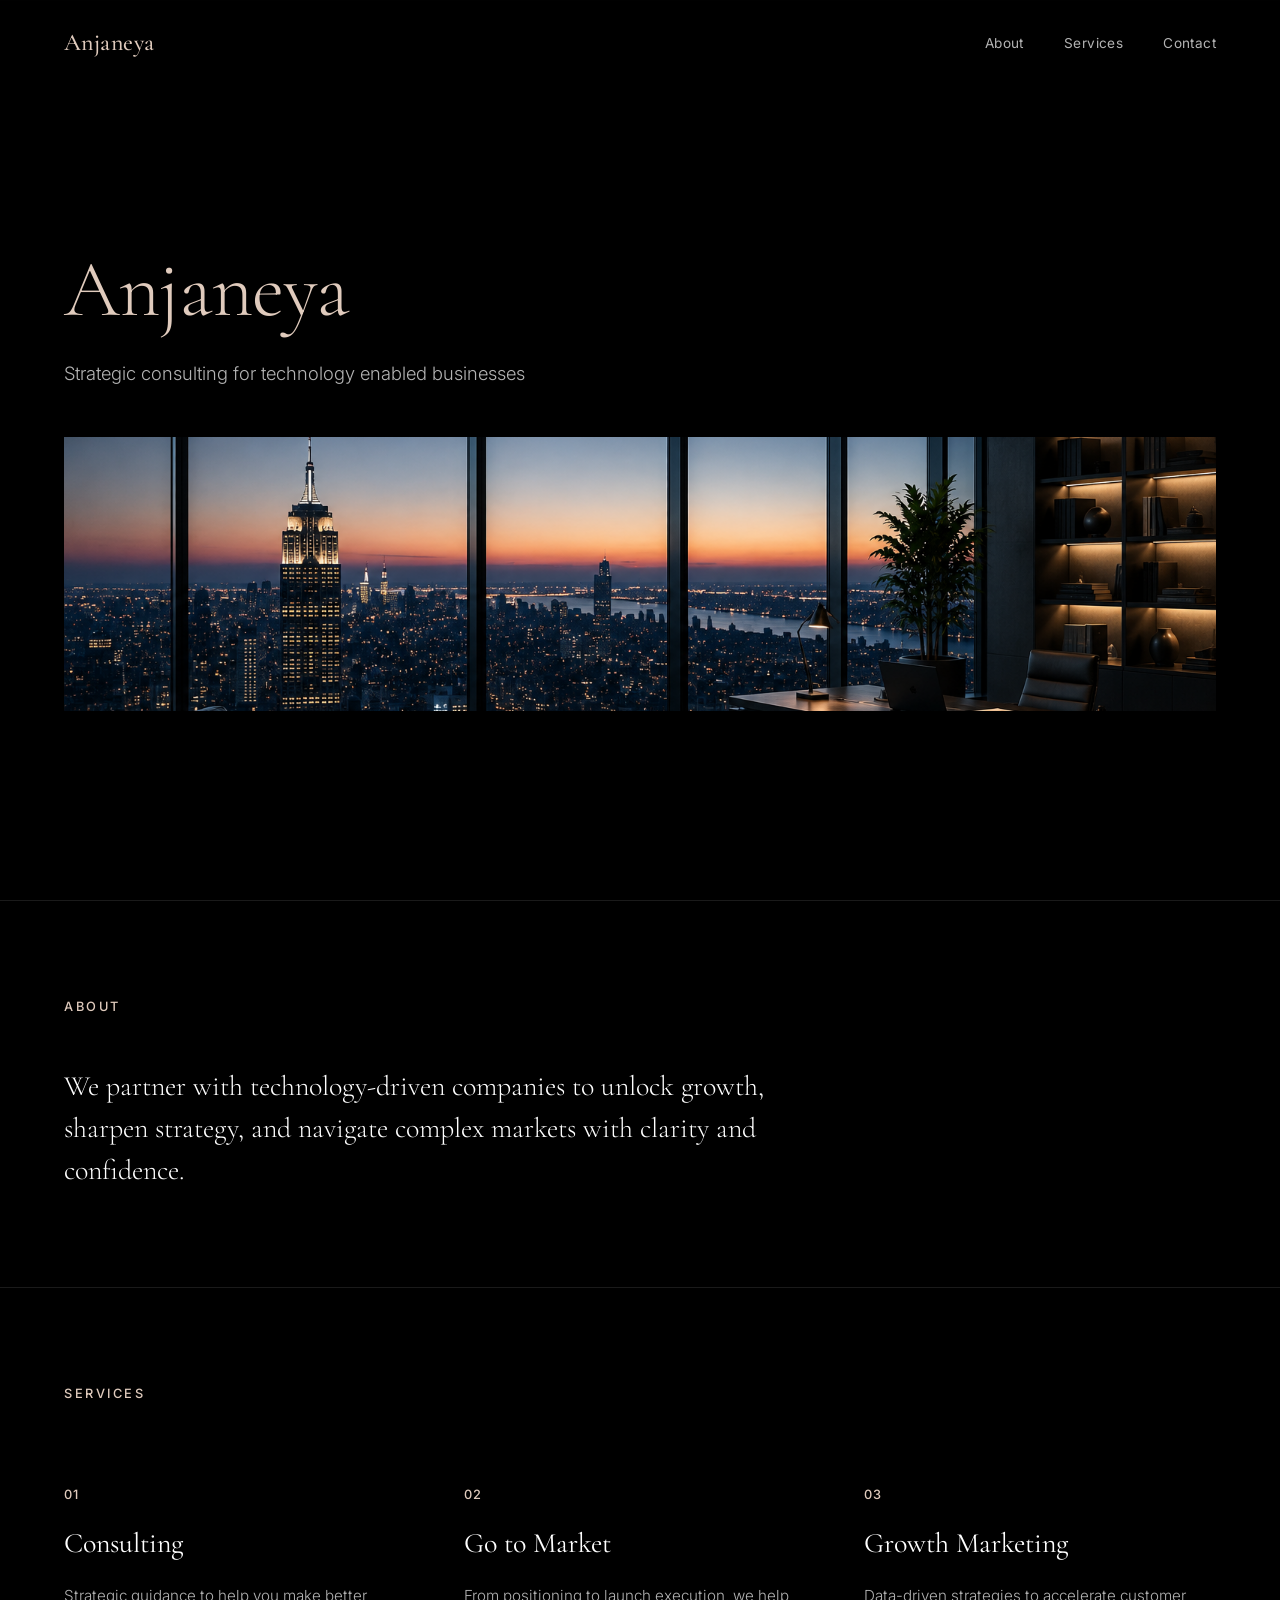
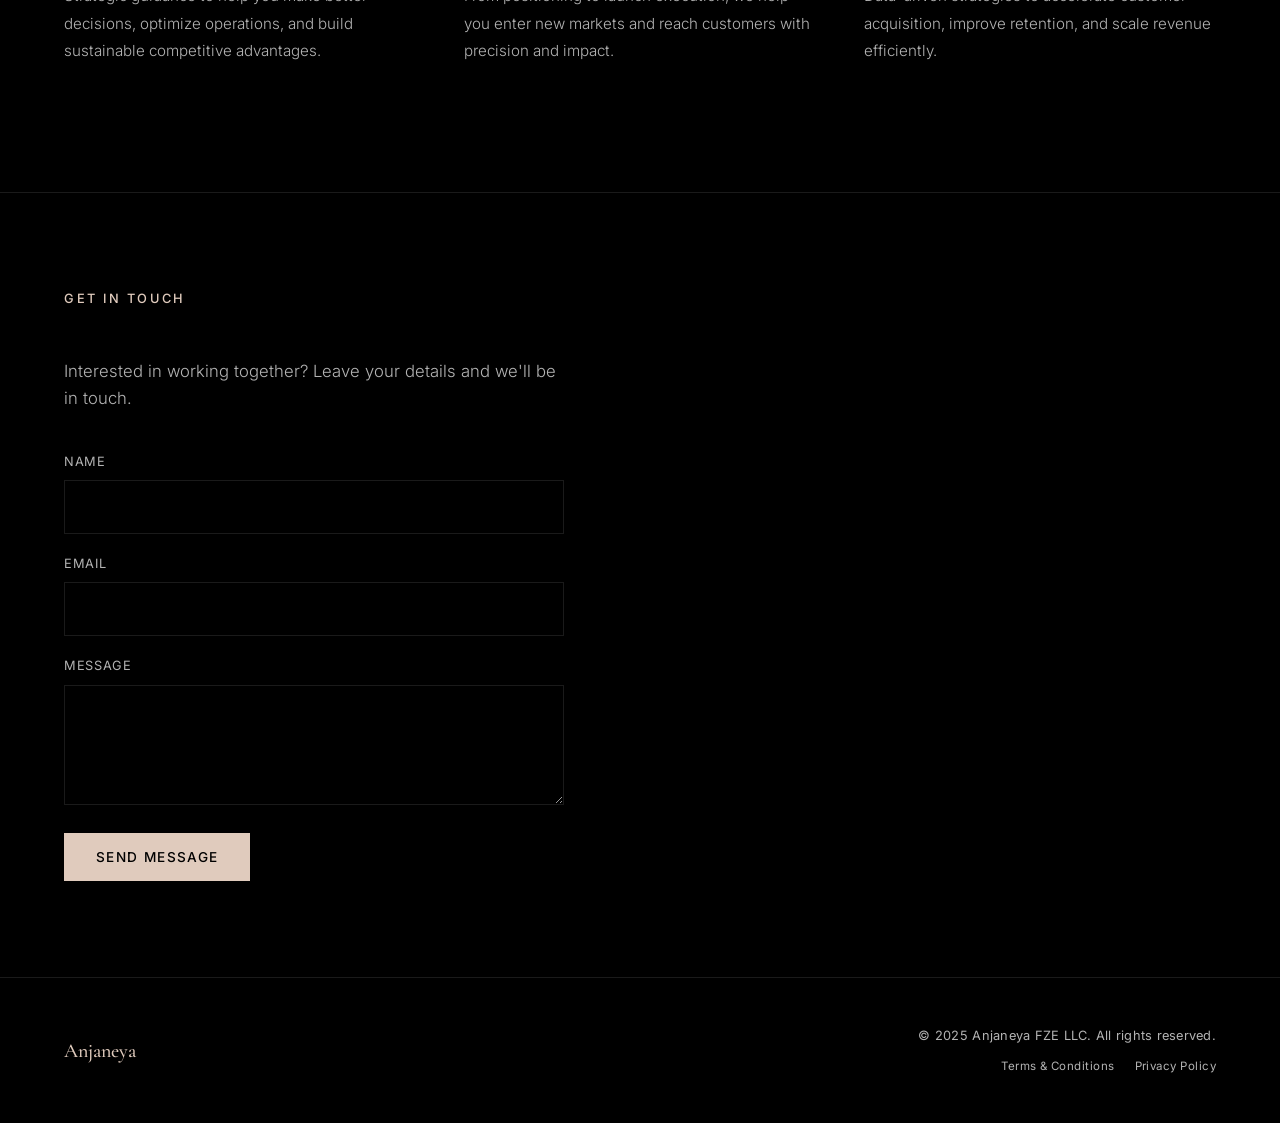
<file: index.html>
<!DOCTYPE html>
<html lang="en">
<head>
    <meta charset="UTF-8">
    <meta name="viewport" content="width=device-width, initial-scale=1.0">
    <title>Anjaneya</title>
    <link rel="preconnect" href="https://fonts.googleapis.com">
    <link rel="preconnect" href="https://fonts.gstatic.com" crossorigin>
    <link href="https://fonts.googleapis.com/css2?family=Cormorant+Garamond:wght@300;400;500;600&family=Inter:wght@300;400;500&display=swap" rel="stylesheet">
    <style>
        * {
            margin: 0;
            padding: 0;
            box-sizing: border-box;
        }

        :root {
            --accent: hsl(24, 37%, 81%);
            --accent-dark: hsl(24, 30%, 65%);
            --bg: #000;
            --text: #fff;
            --text-muted: rgba(255, 255, 255, 0.7);
            --border: rgba(255, 255, 255, 0.1);
        }

        html {
            scroll-behavior: smooth;
        }

        body {
            font-family: 'Inter', -apple-system, BlinkMacSystemFont, sans-serif;
            background-color: var(--bg);
            color: var(--text);
            line-height: 1.6;
        }

        h1, h2, h3 {
            font-family: 'Cormorant Garamond', Georgia, serif;
            font-weight: 400;
        }

        /* Navigation */
        nav {
            position: fixed;
            top: 0;
            left: 0;
            right: 0;
            padding: 1.5rem 4rem;
            display: flex;
            justify-content: space-between;
            align-items: center;
            z-index: 100;
            background: rgba(0, 0, 0, 0.9);
            backdrop-filter: blur(10px);
        }

        .logo {
            font-family: 'Cormorant Garamond', Georgia, serif;
            font-size: 1.5rem;
            font-weight: 500;
            color: var(--accent);
            text-decoration: none;
            letter-spacing: 0.02em;
        }

        .nav-links {
            display: flex;
            gap: 2.5rem;
            list-style: none;
        }

        .nav-links a {
            color: var(--text-muted);
            text-decoration: none;
            font-size: 0.85rem;
            font-weight: 400;
            letter-spacing: 0.03em;
            transition: color 0.2s ease;
        }

        .nav-links a:hover {
            color: var(--accent);
        }

        /* Hero Section */
        .hero {
            min-height: 100vh;
            display: flex;
            flex-direction: column;
            justify-content: center;
            padding: 8rem 4rem 4rem;
            gap: 3rem;
        }

        .hero-content {
            max-width: 800px;
        }

        .hero h1 {
            font-size: clamp(3.5rem, 7vw, 5rem);
            font-weight: 300;
            letter-spacing: -0.01em;
            line-height: 1.1;
            color: var(--accent);
            margin-bottom: 1.5rem;
        }

        .hero p {
            font-size: 1.15rem;
            color: var(--text-muted);
            font-weight: 300;
            line-height: 1.7;
        }

        .hero-image {
            position: relative;
            width: 100%;
            height: 45vh;
            min-height: 300px;
            max-height: 450px;
        }

        .hero-image img {
            width: 100%;
            height: 100%;
            object-fit: cover;
            object-position: center center;
            filter: brightness(0.85) contrast(1.05);
        }

        /* Sections */
        section {
            padding: 6rem 4rem;
            border-top: 1px solid var(--border);
        }

        .section-title {
            font-family: 'Inter', sans-serif;
            font-size: 0.8rem;
            text-transform: uppercase;
            letter-spacing: 0.2em;
            color: var(--accent);
            margin-bottom: 3rem;
            font-weight: 500;
        }

        /* About */
        .about-content {
            max-width: 750px;
        }

        .about-content p {
            font-family: 'Cormorant Garamond', Georgia, serif;
            font-size: 1.75rem;
            font-weight: 300;
            line-height: 1.5;
            color: var(--text);
        }

        /* Services */
        .services-grid {
            display: grid;
            grid-template-columns: repeat(auto-fit, minmax(300px, 1fr));
            gap: 3rem;
        }

        .service-item {
            padding: 2rem 0;
        }

        .service-number {
            font-size: 0.8rem;
            color: var(--accent);
            margin-bottom: 1rem;
            font-weight: 500;
            letter-spacing: 0.05em;
        }

        .service-item h3 {
            font-size: 1.75rem;
            font-weight: 400;
            margin-bottom: 1rem;
            letter-spacing: 0;
        }

        .service-item p {
            color: var(--text-muted);
            font-weight: 300;
            line-height: 1.8;
            font-size: 0.95rem;
        }

        /* Contact */
        .contact-content {
            max-width: 500px;
        }

        .contact-content > p {
            color: var(--text-muted);
            margin-bottom: 2.5rem;
            font-size: 1.05rem;
            font-weight: 300;
        }

        .contact-form {
            display: flex;
            flex-direction: column;
            gap: 1.25rem;
        }

        .form-group {
            display: flex;
            flex-direction: column;
            gap: 0.5rem;
        }

        .form-group label {
            font-size: 0.8rem;
            color: var(--text-muted);
            font-weight: 400;
            letter-spacing: 0.05em;
            text-transform: uppercase;
        }

        .form-group input,
        .form-group textarea {
            background: transparent;
            border: 1px solid var(--border);
            padding: 1rem;
            color: var(--text);
            font-family: inherit;
            font-size: 1rem;
            transition: border-color 0.2s ease;
        }

        .form-group input:focus,
        .form-group textarea:focus {
            outline: none;
            border-color: var(--accent);
        }

        .form-group textarea {
            resize: vertical;
            min-height: 120px;
        }

        .submit-btn {
            background: var(--accent);
            color: var(--bg);
            border: none;
            padding: 1rem 2rem;
            font-family: inherit;
            font-size: 0.85rem;
            font-weight: 500;
            letter-spacing: 0.1em;
            text-transform: uppercase;
            cursor: pointer;
            transition: background 0.2s ease;
            margin-top: 0.5rem;
            align-self: flex-start;
        }

        .submit-btn:hover {
            background: var(--accent-dark);
        }

        /* Footer */
        footer {
            padding: 3rem 4rem;
            border-top: 1px solid var(--border);
            display: flex;
            justify-content: space-between;
            align-items: center;
        }

        .footer-logo {
            font-family: 'Cormorant Garamond', Georgia, serif;
            font-size: 1.25rem;
            font-weight: 500;
            color: var(--accent);
        }

        .footer-text {
            font-size: 0.8rem;
            color: var(--text-muted);
            letter-spacing: 0.02em;
        }

        .footer-links {
            display: flex;
            justify-content: flex-end;
            gap: 1.25rem;
            margin-top: 0.65rem;
        }

        .footer-links a {
            color: var(--text-muted);
            font-size: 0.72rem;
            letter-spacing: 0.04em;
            text-decoration: none;
        }

        .footer-links a:hover {
            color: var(--accent);
        }

        /* Mobile */
        @media (max-width: 968px) {
            .hero {
                padding: 7rem 1.5rem 3rem;
            }

            .hero-image {
                height: 40vh;
                min-height: 250px;
            }

            .hero-content {
                text-align: center;
                margin: 0 auto;
            }
        }

        @media (max-width: 768px) {
            nav {
                padding: 1.25rem 1.5rem;
            }

            .nav-links {
                gap: 1.5rem;
            }

            .nav-links a {
                font-size: 0.75rem;
            }

            section {
                padding: 4rem 1.5rem;
            }

            .about-content p {
                font-size: 1.4rem;
            }

            footer {
                padding: 2rem 1.5rem;
                flex-direction: column;
                gap: 1rem;
                text-align: center;
            }

            .footer-links {
                justify-content: center;
            }

            .hero-image {
                height: 35vh;
                min-height: 200px;
            }
        }

        @media (max-width: 480px) {
            .nav-links {
                gap: 1rem;
            }

            .logo {
                font-size: 1.25rem;
            }

            .hero h1 {
                font-size: 2.75rem;
            }

            .hero-image {
                height: 30vh;
                min-height: 180px;
            }
        }

        .hero-image img:not(.hero-banner) {
            display: none;
        }

        .hero-image .hero-banner {
            filter: none;
        }

        @media (min-width: 969px) {
            .hero-image {
                height: auto;
                min-height: 0;
                max-height: none;
            }

            .hero-image .hero-banner {
                height: auto;
                object-fit: contain;
            }
        }
    </style>
</head>
<body>
    <nav>
        <a href="#" class="logo">Anjaneya</a>
        <ul class="nav-links">
            <li><a href="#about">About</a></li>
            <li><a href="#services">Services</a></li>
            <li><a href="#contact">Contact</a></li>
        </ul>
    </nav>

    <main>
        <section class="hero">
            <div class="hero-content">
                <h1>Anjaneya</h1>
                <p>Strategic consulting for technology enabled businesses</p>
            </div>
            <div class="hero-image">
                <img class="hero-banner" src="anjaneya-office-banner.png" alt="Modern executive office overlooking the city">
                <img src="[data-uri]" alt="Modern office space">
            </div>
        </section>

        <section id="about">
            <div class="section-title">About</div>
            <div class="about-content">
                <p>We partner with technology-driven companies to unlock growth, sharpen strategy, and navigate complex markets with clarity and confidence.</p>
            </div>
        </section>

        <section id="services">
            <div class="section-title">Services</div>
            <div class="services-grid">
                <div class="service-item">
                    <div class="service-number">01</div>
                    <h3>Consulting</h3>
                    <p>Strategic guidance to help you make better decisions, optimize operations, and build sustainable competitive advantages.</p>
                </div>
                <div class="service-item">
                    <div class="service-number">02</div>
                    <h3>Go to Market</h3>
                    <p>From positioning to launch execution, we help you enter new markets and reach customers with precision and impact.</p>
                </div>
                <div class="service-item">
                    <div class="service-number">03</div>
                    <h3>Growth Marketing</h3>
                    <p>Data-driven strategies to accelerate customer acquisition, improve retention, and scale revenue efficiently.</p>
                </div>
            </div>
        </section>

        <section id="contact">
            <div class="section-title">Get in Touch</div>
            <div class="contact-content">
                <p>Interested in working together? Leave your details and we'll be in touch.</p>
                <form class="contact-form" action="https://formspree.io/f/xykkwapa" method="POST">
                    <div class="form-group">
                        <label for="name">Name</label>
                        <input type="text" id="name" name="name" required>
                    </div>
                    <div class="form-group">
                        <label for="email">Email</label>
                        <input type="email" id="email" name="email" required>
                    </div>
                    <div class="form-group">
                        <label for="message">Message</label>
                        <textarea id="message" name="message"></textarea>
                    </div>
                    <button type="submit" class="submit-btn">Send Message</button>
                </form>
            </div>
        </section>
    </main>

    <footer>
        <div class="footer-logo">Anjaneya</div>
        <div class="footer-text">
            <div>© 2025 Anjaneya FZE LLC. All rights reserved.</div>
            <div class="footer-links">
                <a href="terms-and-conditions.html">Terms &amp; Conditions</a>
                <a href="privacy-policy.html">Privacy Policy</a>
            </div>
        </div>
    </footer>
</body>
</html>
</file>
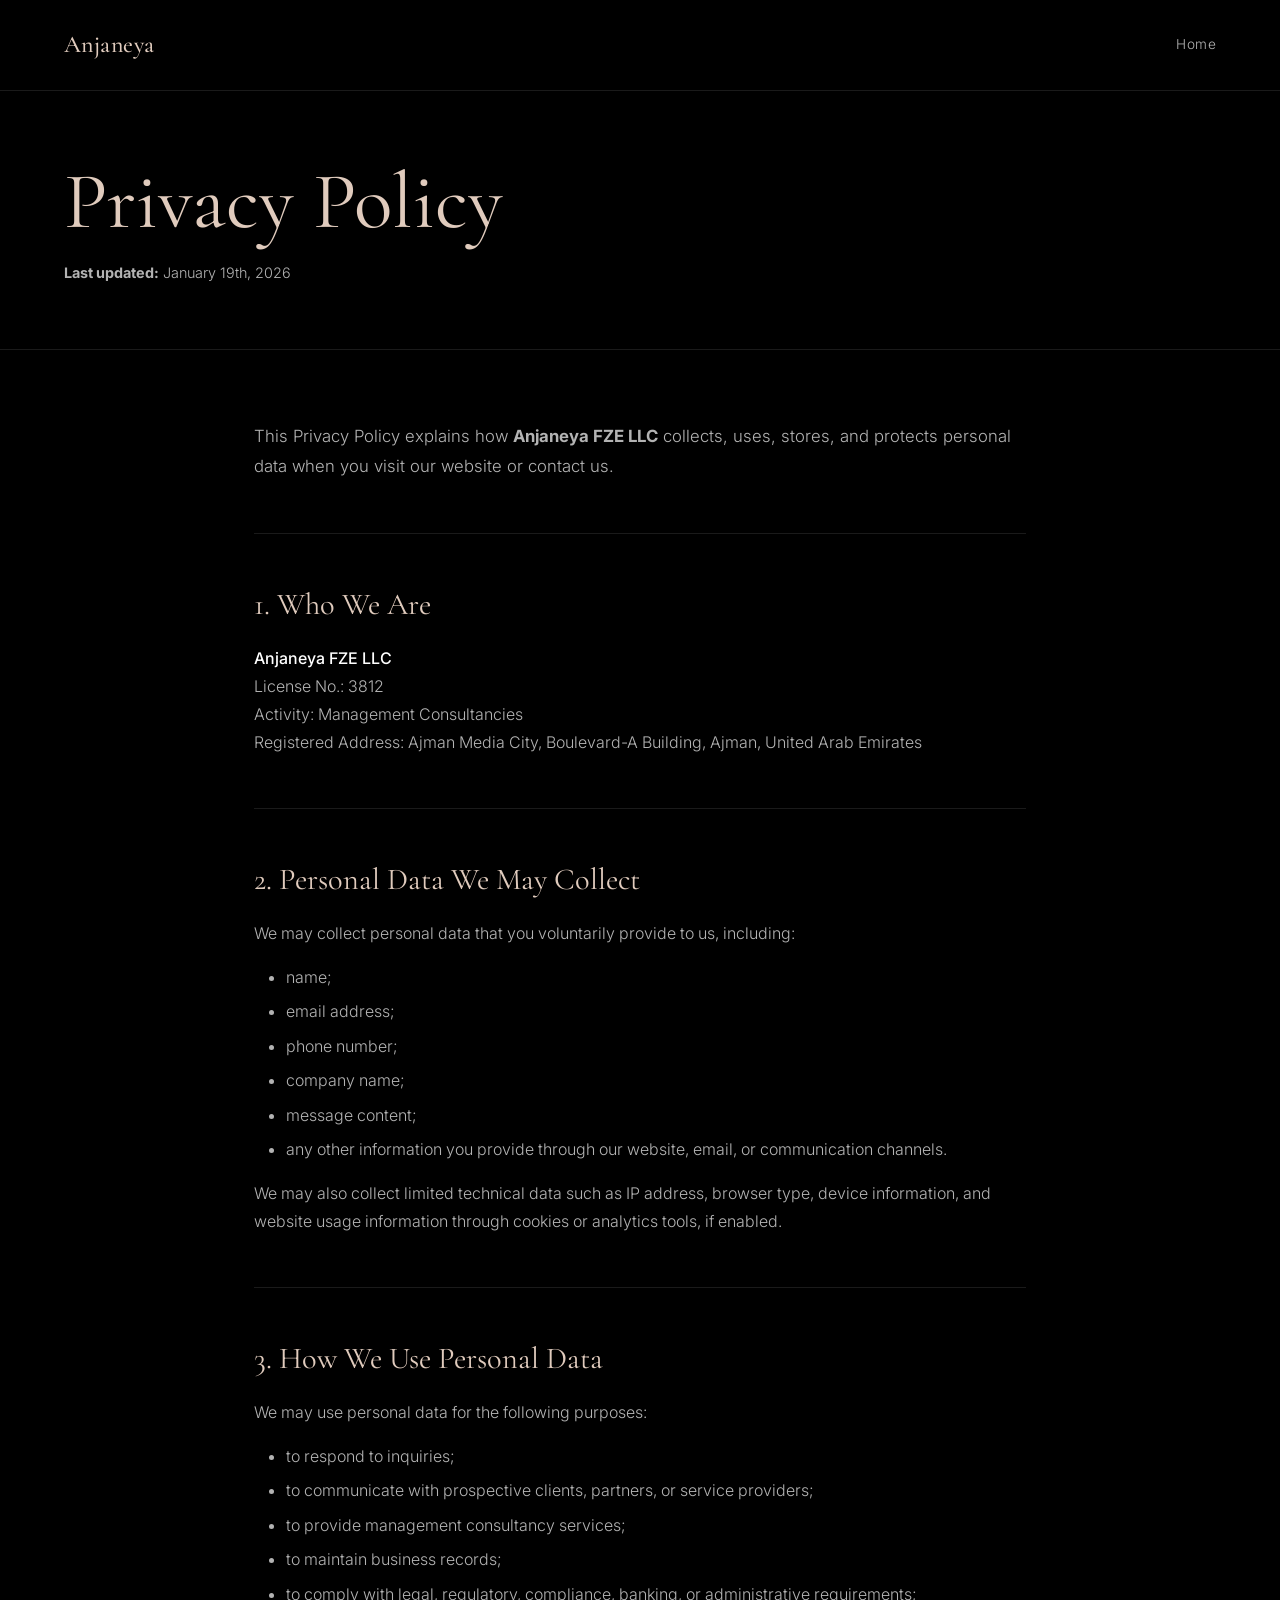
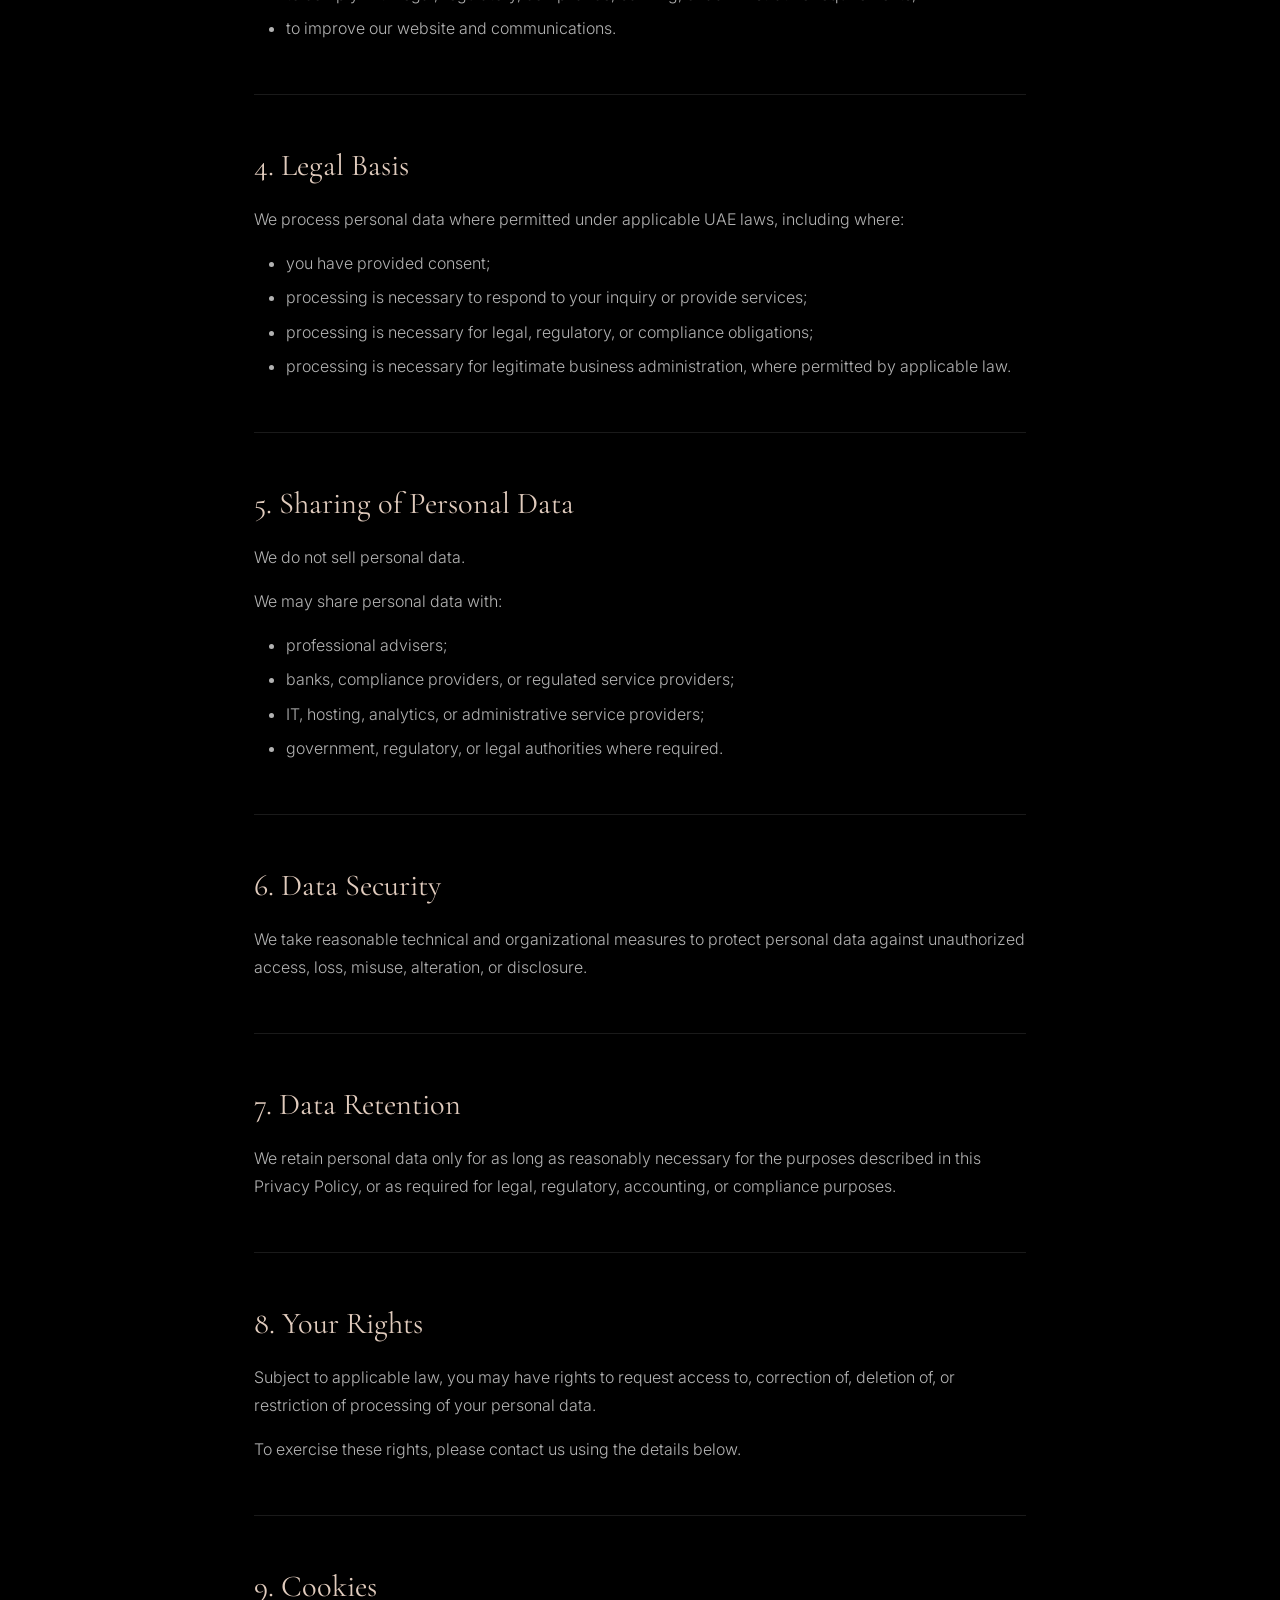
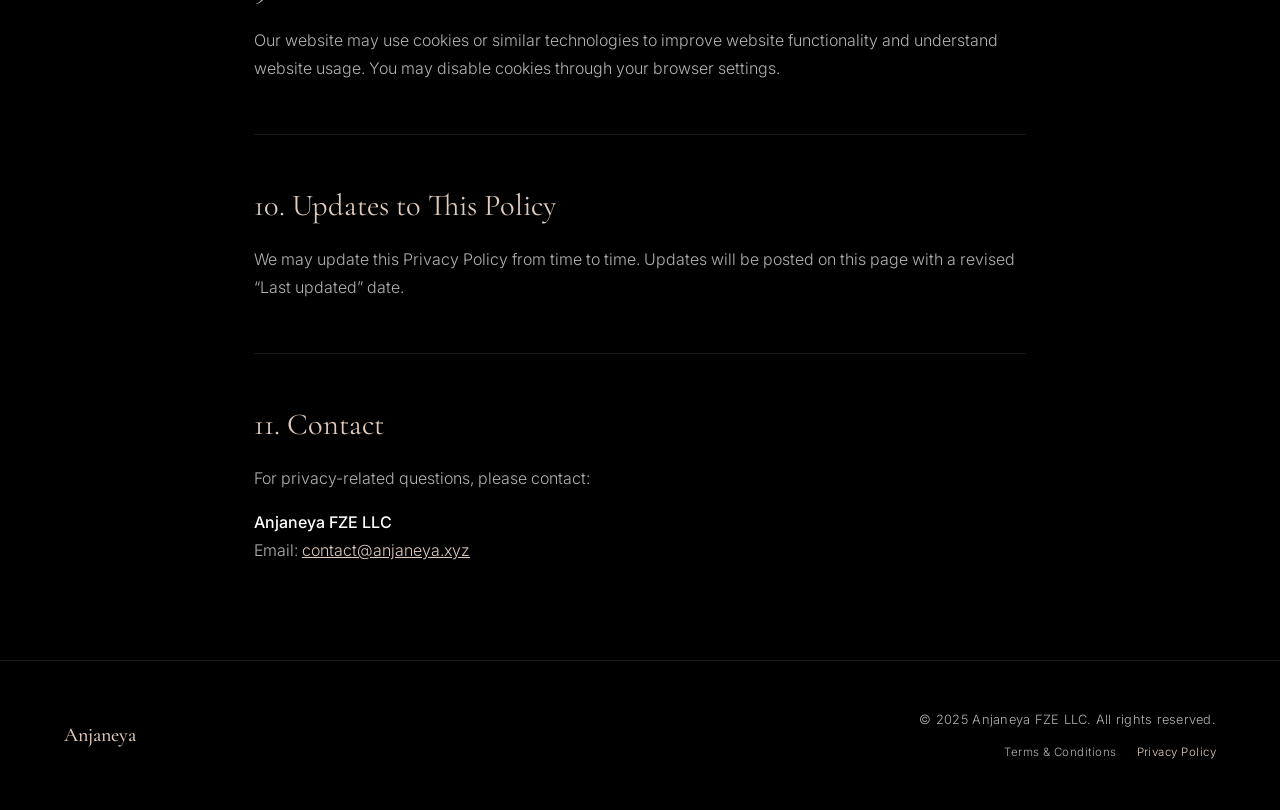
<file: privacy-policy.html>
<!DOCTYPE html>
<html lang="en">
<head>
    <meta charset="UTF-8">
    <meta name="viewport" content="width=device-width, initial-scale=1.0">
    <meta name="description" content="Privacy Policy for the Anjaneya FZE LLC website.">
    <title>Privacy Policy | Anjaneya FZE LLC</title>
    <link rel="preconnect" href="https://fonts.googleapis.com">
    <link rel="preconnect" href="https://fonts.gstatic.com" crossorigin>
    <link href="https://fonts.googleapis.com/css2?family=Cormorant+Garamond:wght@300;400;500;600&amp;family=Inter:wght@300;400;500&amp;display=swap" rel="stylesheet">
    <link rel="stylesheet" href="legal.css">
</head>
<body>
    <nav aria-label="Primary navigation">
        <a href="index.html" class="logo">Anjaneya</a>
        <a href="index.html" class="home-link">Home</a>
    </nav>

    <main>
        <header class="legal-header">
            <h1>Privacy Policy</h1>
            <p class="last-updated"><strong>Last updated:</strong> January 19th, 2026</p>
        </header>

        <article class="legal-content">
            <p class="legal-introduction">This Privacy Policy explains how <strong>Anjaneya FZE LLC</strong> collects, uses, stores, and protects personal data when you visit our website or contact us.</p>

            <section class="legal-section" aria-labelledby="privacy-who-we-are">
                <h2 id="privacy-who-we-are">1. Who We Are</h2>
                <address><strong>Anjaneya FZE LLC</strong><br>License No.: 3812<br>Activity: Management Consultancies<br>Registered Address: Ajman Media City, Boulevard-A Building, Ajman, United Arab Emirates</address>
            </section>

            <section class="legal-section" aria-labelledby="privacy-data-collected">
                <h2 id="privacy-data-collected">2. Personal Data We May Collect</h2>
                <p>We may collect personal data that you voluntarily provide to us, including:</p>
                <ul>
                    <li>name;</li>
                    <li>email address;</li>
                    <li>phone number;</li>
                    <li>company name;</li>
                    <li>message content;</li>
                    <li>any other information you provide through our website, email, or communication channels.</li>
                </ul>
                <p>We may also collect limited technical data such as IP address, browser type, device information, and website usage information through cookies or analytics tools, if enabled.</p>
            </section>

            <section class="legal-section" aria-labelledby="privacy-data-use">
                <h2 id="privacy-data-use">3. How We Use Personal Data</h2>
                <p>We may use personal data for the following purposes:</p>
                <ul>
                    <li>to respond to inquiries;</li>
                    <li>to communicate with prospective clients, partners, or service providers;</li>
                    <li>to provide management consultancy services;</li>
                    <li>to maintain business records;</li>
                    <li>to comply with legal, regulatory, compliance, banking, or administrative requirements;</li>
                    <li>to improve our website and communications.</li>
                </ul>
            </section>

            <section class="legal-section" aria-labelledby="privacy-legal-basis">
                <h2 id="privacy-legal-basis">4. Legal Basis</h2>
                <p>We process personal data where permitted under applicable UAE laws, including where:</p>
                <ul>
                    <li>you have provided consent;</li>
                    <li>processing is necessary to respond to your inquiry or provide services;</li>
                    <li>processing is necessary for legal, regulatory, or compliance obligations;</li>
                    <li>processing is necessary for legitimate business administration, where permitted by applicable law.</li>
                </ul>
            </section>

            <section class="legal-section" aria-labelledby="privacy-sharing">
                <h2 id="privacy-sharing">5. Sharing of Personal Data</h2>
                <p>We do not sell personal data.</p>
                <p>We may share personal data with:</p>
                <ul>
                    <li>professional advisers;</li>
                    <li>banks, compliance providers, or regulated service providers;</li>
                    <li>IT, hosting, analytics, or administrative service providers;</li>
                    <li>government, regulatory, or legal authorities where required.</li>
                </ul>
            </section>

            <section class="legal-section" aria-labelledby="privacy-security">
                <h2 id="privacy-security">6. Data Security</h2>
                <p>We take reasonable technical and organizational measures to protect personal data against unauthorized access, loss, misuse, alteration, or disclosure.</p>
            </section>

            <section class="legal-section" aria-labelledby="privacy-retention">
                <h2 id="privacy-retention">7. Data Retention</h2>
                <p>We retain personal data only for as long as reasonably necessary for the purposes described in this Privacy Policy, or as required for legal, regulatory, accounting, or compliance purposes.</p>
            </section>

            <section class="legal-section" aria-labelledby="privacy-rights">
                <h2 id="privacy-rights">8. Your Rights</h2>
                <p>Subject to applicable law, you may have rights to request access to, correction of, deletion of, or restriction of processing of your personal data.</p>
                <p>To exercise these rights, please contact us using the details below.</p>
            </section>

            <section class="legal-section" aria-labelledby="privacy-cookies">
                <h2 id="privacy-cookies">9. Cookies</h2>
                <p>Our website may use cookies or similar technologies to improve website functionality and understand website usage. You may disable cookies through your browser settings.</p>
            </section>

            <section class="legal-section" aria-labelledby="privacy-updates">
                <h2 id="privacy-updates">10. Updates to This Policy</h2>
                <p>We may update this Privacy Policy from time to time. Updates will be posted on this page with a revised “Last updated” date.</p>
            </section>

            <section class="legal-section" aria-labelledby="privacy-contact">
                <h2 id="privacy-contact">11. Contact</h2>
                <p>For privacy-related questions, please contact:</p>
                <address><strong>Anjaneya FZE LLC</strong><br>Email: <a href="mailto:contact@anjaneya.xyz">contact@anjaneya.xyz</a></address>
            </section>
        </article>
    </main>

    <footer>
        <div class="footer-logo">Anjaneya</div>
        <div class="footer-text">
            <div>© 2025 Anjaneya FZE LLC. All rights reserved.</div>
            <div class="footer-links">
                <a href="terms-and-conditions.html">Terms &amp; Conditions</a>
                <a href="privacy-policy.html" aria-current="page">Privacy Policy</a>
            </div>
        </div>
    </footer>
</body>
</html>
</file>
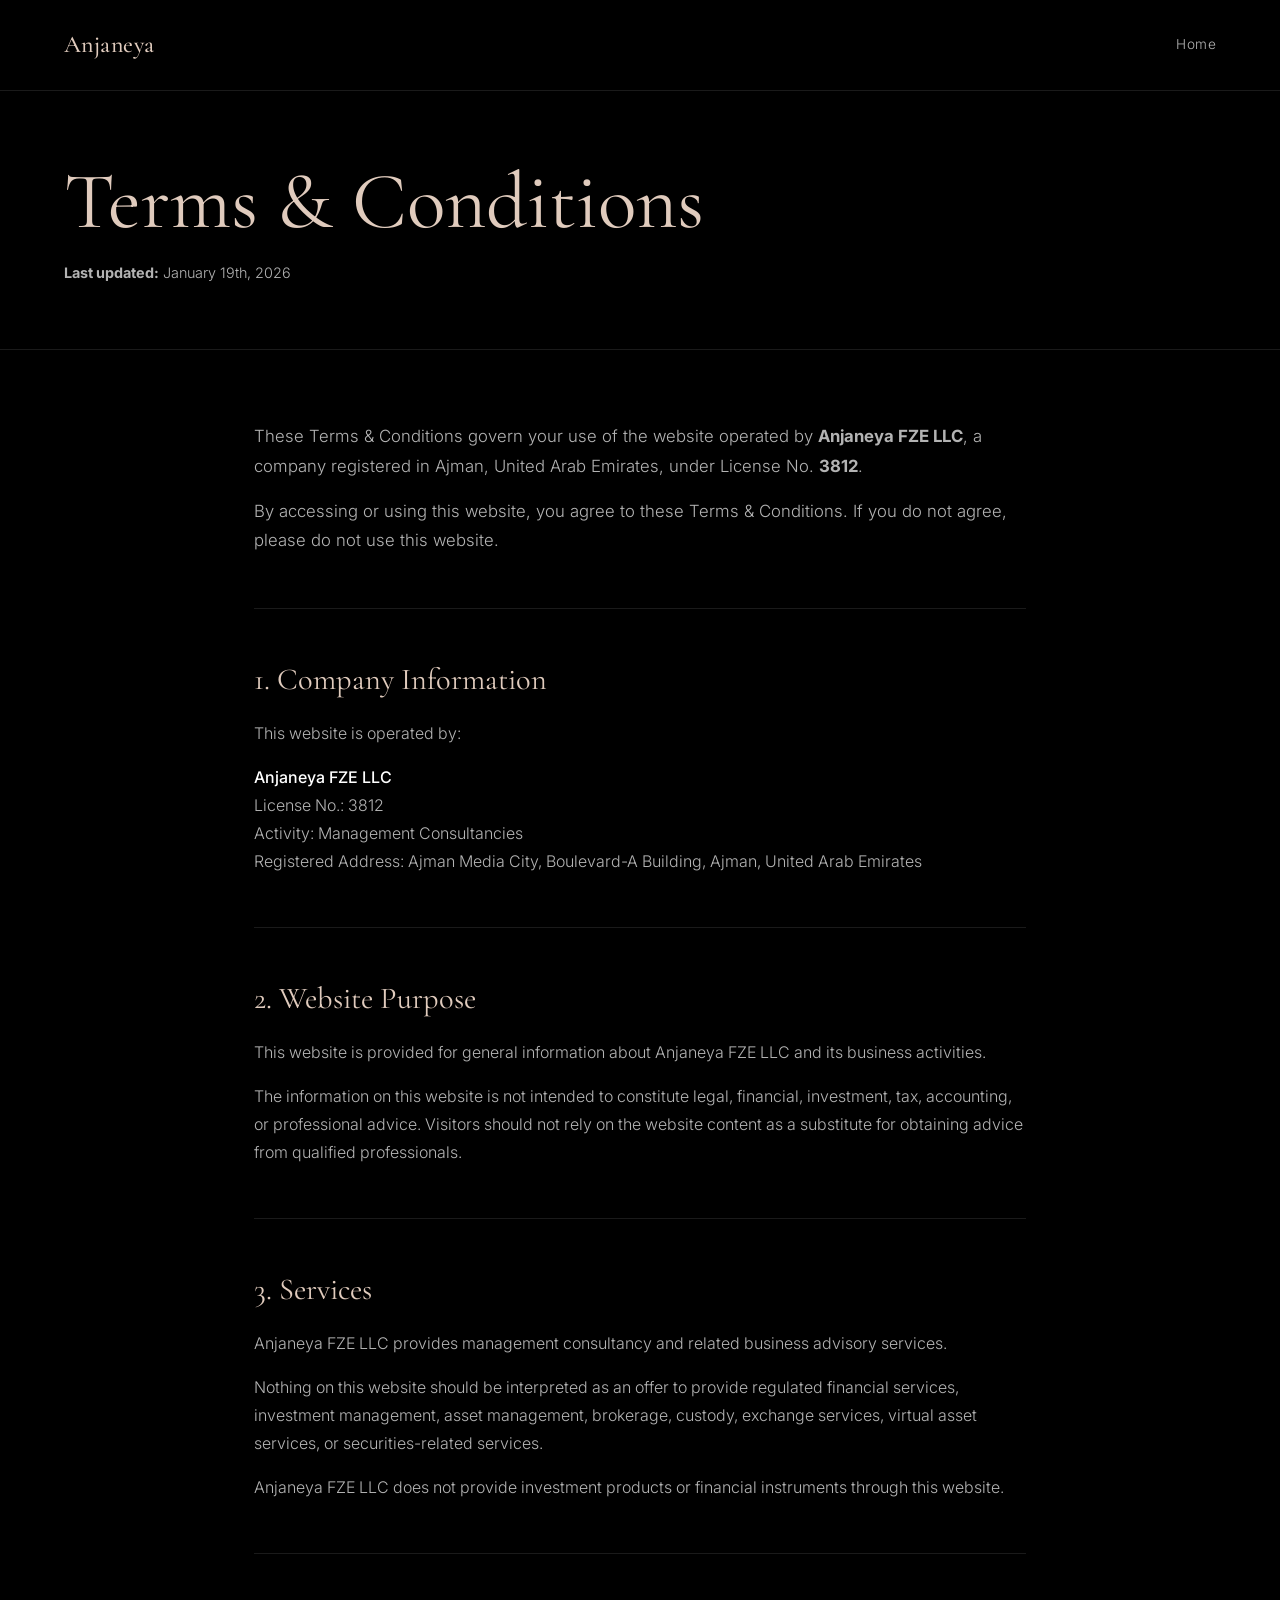
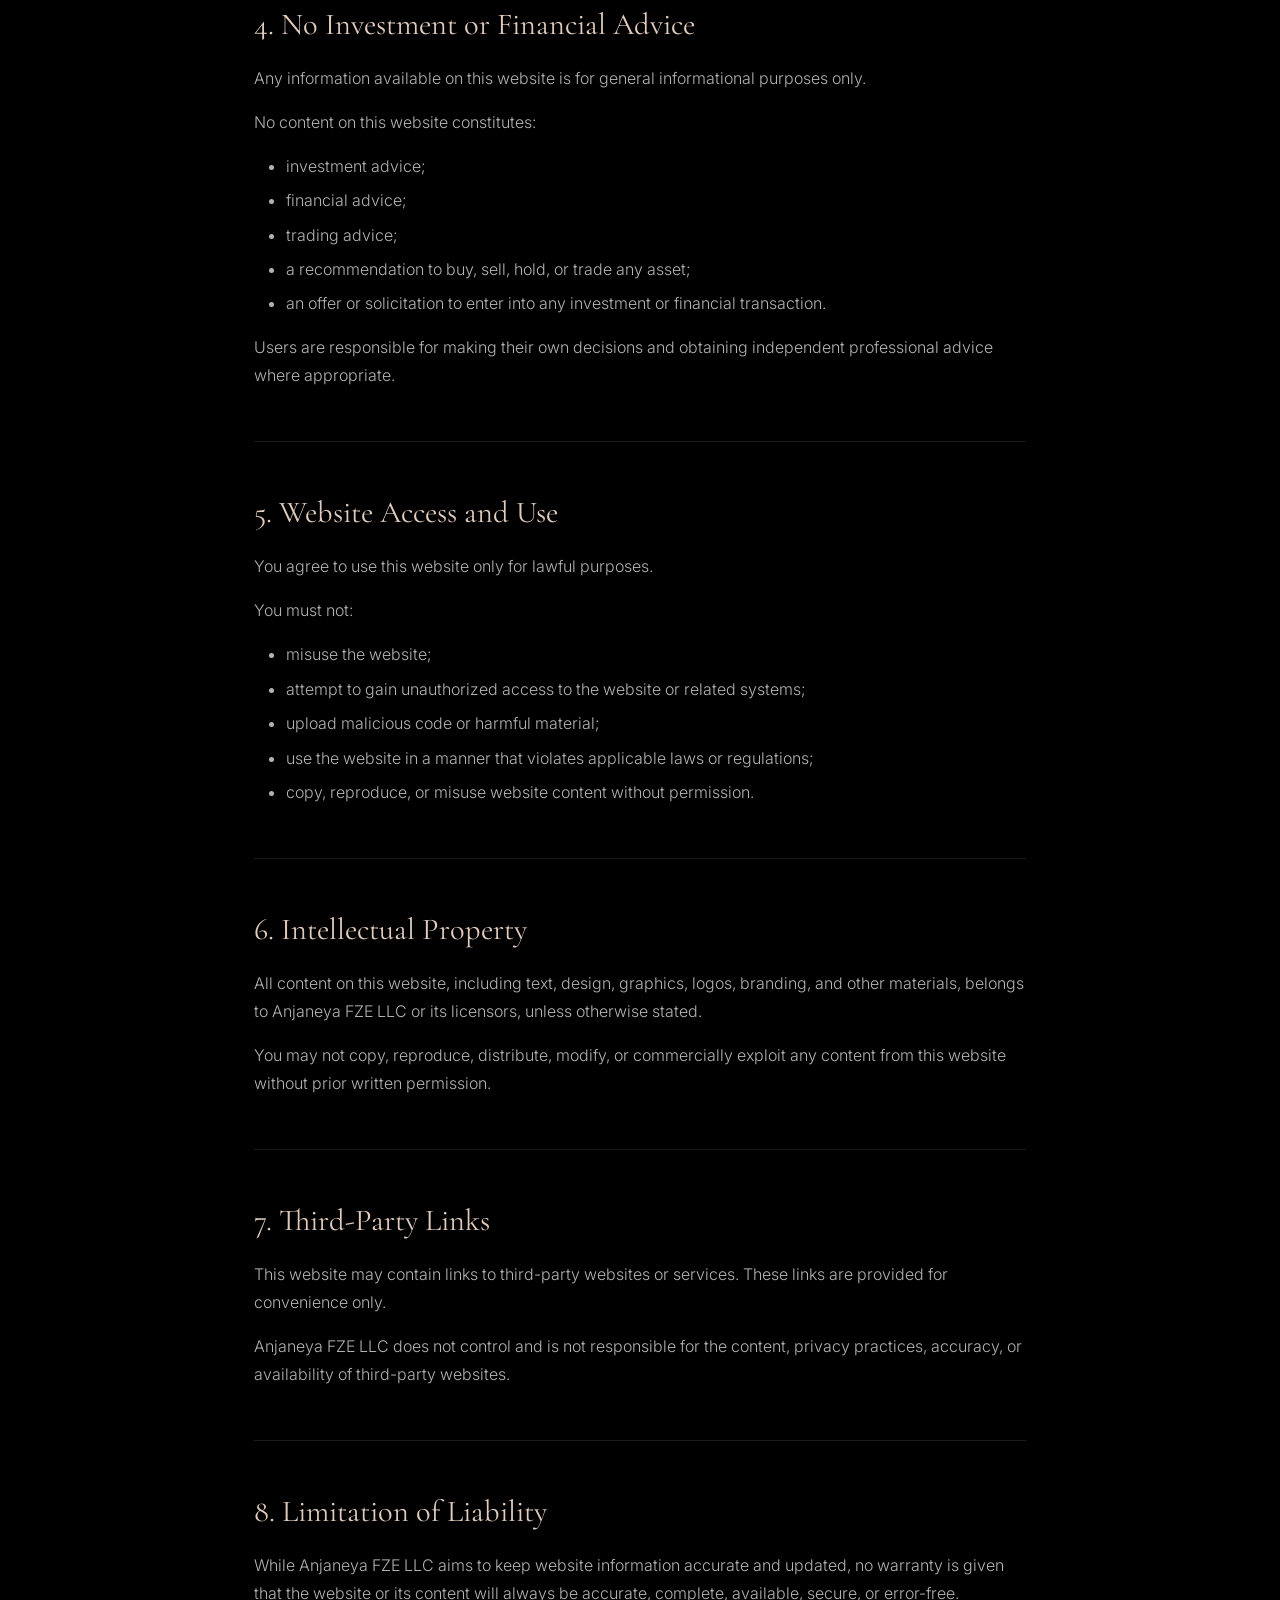
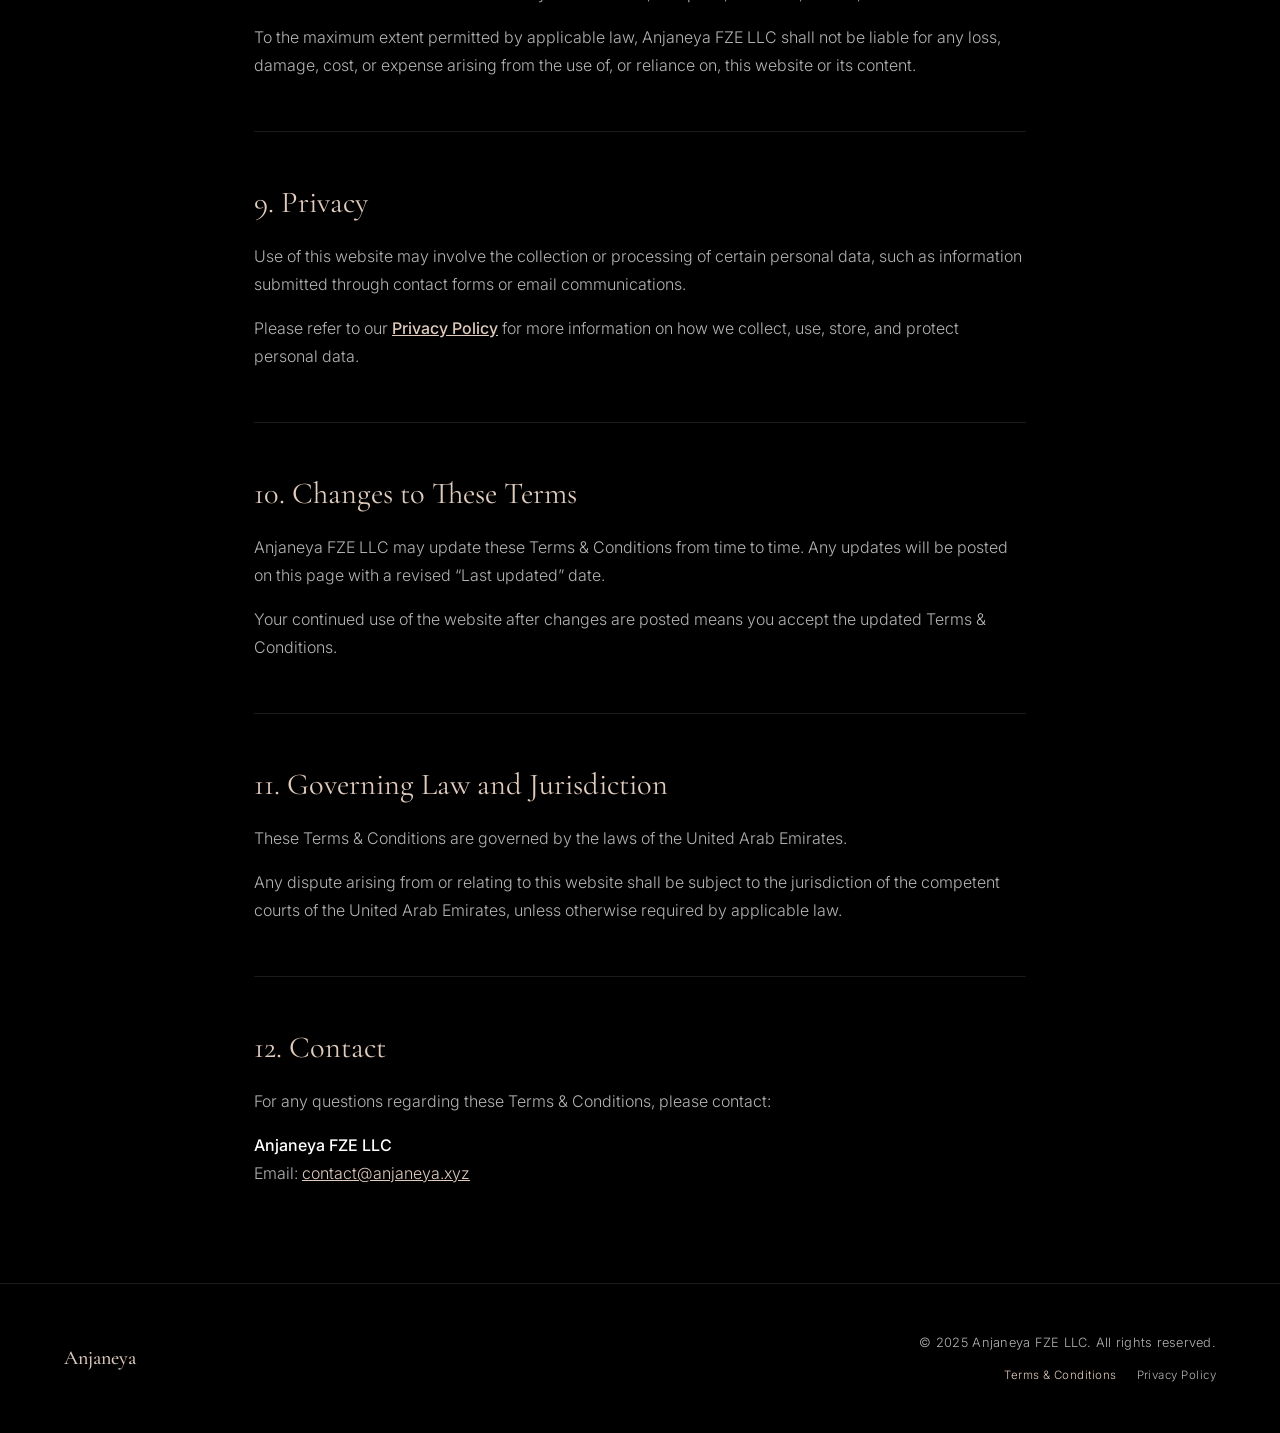
<file: terms-and-conditions.html>
<!DOCTYPE html>
<html lang="en">
<head>
    <meta charset="UTF-8">
    <meta name="viewport" content="width=device-width, initial-scale=1.0">
    <meta name="description" content="Terms and Conditions for the Anjaneya FZE LLC website.">
    <title>Terms &amp; Conditions | Anjaneya FZE LLC</title>
    <link rel="preconnect" href="https://fonts.googleapis.com">
    <link rel="preconnect" href="https://fonts.gstatic.com" crossorigin>
    <link href="https://fonts.googleapis.com/css2?family=Cormorant+Garamond:wght@300;400;500;600&amp;family=Inter:wght@300;400;500&amp;display=swap" rel="stylesheet">
    <link rel="stylesheet" href="legal.css">
</head>
<body>
    <nav aria-label="Primary navigation">
        <a href="index.html" class="logo">Anjaneya</a>
        <a href="index.html" class="home-link">Home</a>
    </nav>

    <main>
        <header class="legal-header">
            <h1>Terms &amp; Conditions</h1>
            <p class="last-updated"><strong>Last updated:</strong> January 19th, 2026</p>
        </header>

        <article class="legal-content">
            <p class="legal-introduction">These Terms &amp; Conditions govern your use of the website operated by <strong>Anjaneya FZE LLC</strong>, a company registered in Ajman, United Arab Emirates, under License No. <strong>3812</strong>.</p>
            <p class="legal-introduction">By accessing or using this website, you agree to these Terms &amp; Conditions. If you do not agree, please do not use this website.</p>

            <section class="legal-section" aria-labelledby="terms-company-information">
                <h2 id="terms-company-information">1. Company Information</h2>
                <p>This website is operated by:</p>
                <address><strong>Anjaneya FZE LLC</strong><br>License No.: 3812<br>Activity: Management Consultancies<br>Registered Address: Ajman Media City, Boulevard-A Building, Ajman, United Arab Emirates</address>
            </section>

            <section class="legal-section" aria-labelledby="terms-website-purpose">
                <h2 id="terms-website-purpose">2. Website Purpose</h2>
                <p>This website is provided for general information about Anjaneya FZE LLC and its business activities.</p>
                <p>The information on this website is not intended to constitute legal, financial, investment, tax, accounting, or professional advice. Visitors should not rely on the website content as a substitute for obtaining advice from qualified professionals.</p>
            </section>

            <section class="legal-section" aria-labelledby="terms-services">
                <h2 id="terms-services">3. Services</h2>
                <p>Anjaneya FZE LLC provides management consultancy and related business advisory services.</p>
                <p>Nothing on this website should be interpreted as an offer to provide regulated financial services, investment management, asset management, brokerage, custody, exchange services, virtual asset services, or securities-related services.</p>
                <p>Anjaneya FZE LLC does not provide investment products or financial instruments through this website.</p>
            </section>

            <section class="legal-section" aria-labelledby="terms-no-advice">
                <h2 id="terms-no-advice">4. No Investment or Financial Advice</h2>
                <p>Any information available on this website is for general informational purposes only.</p>
                <p>No content on this website constitutes:</p>
                <ul>
                    <li>investment advice;</li>
                    <li>financial advice;</li>
                    <li>trading advice;</li>
                    <li>a recommendation to buy, sell, hold, or trade any asset;</li>
                    <li>an offer or solicitation to enter into any investment or financial transaction.</li>
                </ul>
                <p>Users are responsible for making their own decisions and obtaining independent professional advice where appropriate.</p>
            </section>

            <section class="legal-section" aria-labelledby="terms-access-use">
                <h2 id="terms-access-use">5. Website Access and Use</h2>
                <p>You agree to use this website only for lawful purposes.</p>
                <p>You must not:</p>
                <ul>
                    <li>misuse the website;</li>
                    <li>attempt to gain unauthorized access to the website or related systems;</li>
                    <li>upload malicious code or harmful material;</li>
                    <li>use the website in a manner that violates applicable laws or regulations;</li>
                    <li>copy, reproduce, or misuse website content without permission.</li>
                </ul>
            </section>

            <section class="legal-section" aria-labelledby="terms-intellectual-property">
                <h2 id="terms-intellectual-property">6. Intellectual Property</h2>
                <p>All content on this website, including text, design, graphics, logos, branding, and other materials, belongs to Anjaneya FZE LLC or its licensors, unless otherwise stated.</p>
                <p>You may not copy, reproduce, distribute, modify, or commercially exploit any content from this website without prior written permission.</p>
            </section>

            <section class="legal-section" aria-labelledby="terms-third-party-links">
                <h2 id="terms-third-party-links">7. Third-Party Links</h2>
                <p>This website may contain links to third-party websites or services. These links are provided for convenience only.</p>
                <p>Anjaneya FZE LLC does not control and is not responsible for the content, privacy practices, accuracy, or availability of third-party websites.</p>
            </section>

            <section class="legal-section" aria-labelledby="terms-liability">
                <h2 id="terms-liability">8. Limitation of Liability</h2>
                <p>While Anjaneya FZE LLC aims to keep website information accurate and updated, no warranty is given that the website or its content will always be accurate, complete, available, secure, or error-free.</p>
                <p>To the maximum extent permitted by applicable law, Anjaneya FZE LLC shall not be liable for any loss, damage, cost, or expense arising from the use of, or reliance on, this website or its content.</p>
            </section>

            <section class="legal-section" aria-labelledby="terms-privacy">
                <h2 id="terms-privacy">9. Privacy</h2>
                <p>Use of this website may involve the collection or processing of certain personal data, such as information submitted through contact forms or email communications.</p>
                <p>Please refer to our <strong><a href="privacy-policy.html">Privacy Policy</a></strong> for more information on how we collect, use, store, and protect personal data.</p>
            </section>

            <section class="legal-section" aria-labelledby="terms-changes">
                <h2 id="terms-changes">10. Changes to These Terms</h2>
                <p>Anjaneya FZE LLC may update these Terms &amp; Conditions from time to time. Any updates will be posted on this page with a revised “Last updated” date.</p>
                <p>Your continued use of the website after changes are posted means you accept the updated Terms &amp; Conditions.</p>
            </section>

            <section class="legal-section" aria-labelledby="terms-governing-law">
                <h2 id="terms-governing-law">11. Governing Law and Jurisdiction</h2>
                <p>These Terms &amp; Conditions are governed by the laws of the United Arab Emirates.</p>
                <p>Any dispute arising from or relating to this website shall be subject to the jurisdiction of the competent courts of the United Arab Emirates, unless otherwise required by applicable law.</p>
            </section>

            <section class="legal-section" aria-labelledby="terms-contact">
                <h2 id="terms-contact">12. Contact</h2>
                <p>For any questions regarding these Terms &amp; Conditions, please contact:</p>
                <address><strong>Anjaneya FZE LLC</strong><br>Email: <a href="mailto:contact@anjaneya.xyz">contact@anjaneya.xyz</a></address>
            </section>
        </article>
    </main>

    <footer>
        <div class="footer-logo">Anjaneya</div>
        <div class="footer-text">
            <div>© 2025 Anjaneya FZE LLC. All rights reserved.</div>
            <div class="footer-links">
                <a href="terms-and-conditions.html" aria-current="page">Terms &amp; Conditions</a>
                <a href="privacy-policy.html">Privacy Policy</a>
            </div>
        </div>
    </footer>
</body>
</html>
</file>
<file: legal.css>
* {
    margin: 0;
    padding: 0;
    box-sizing: border-box;
}

:root {
    --accent: hsl(24, 37%, 81%);
    --bg: #000;
    --text: #fff;
    --text-muted: rgba(255, 255, 255, 0.7);
    --border: rgba(255, 255, 255, 0.1);
}

html {
    scroll-behavior: smooth;
}

body {
    background-color: var(--bg);
    color: var(--text);
    font-family: "Inter", -apple-system, BlinkMacSystemFont, sans-serif;
    font-weight: 300;
    line-height: 1.75;
}

h1,
h2 {
    font-family: "Cormorant Garamond", Georgia, serif;
    font-weight: 400;
}

a {
    color: var(--accent);
}

a:focus-visible {
    outline: 2px solid var(--accent);
    outline-offset: 4px;
}

nav {
    position: fixed;
    top: 0;
    left: 0;
    right: 0;
    z-index: 100;
    display: flex;
    align-items: center;
    justify-content: space-between;
    padding: 1.5rem 4rem;
    background: rgba(0, 0, 0, 0.9);
    backdrop-filter: blur(10px);
    border-bottom: 1px solid var(--border);
}

.logo {
    color: var(--accent);
    font-family: "Cormorant Garamond", Georgia, serif;
    font-size: 1.5rem;
    font-weight: 500;
    letter-spacing: 0.02em;
    text-decoration: none;
}

.home-link {
    color: var(--text-muted);
    font-size: 0.85rem;
    letter-spacing: 0.03em;
    text-decoration: none;
}

.home-link:hover {
    color: var(--accent);
}

.legal-header {
    padding: 10rem 4rem 4rem;
    border-bottom: 1px solid var(--border);
}

.legal-header h1 {
    color: var(--accent);
    font-size: clamp(3rem, 7vw, 5rem);
    line-height: 1.05;
}

.last-updated {
    margin-top: 1rem;
    color: var(--text-muted);
    font-size: 0.9rem;
}

.legal-content {
    max-width: 900px;
    margin: 0 auto;
    padding: 4.5rem 4rem 6rem;
}

.legal-introduction {
    color: var(--text-muted);
    font-size: 1.05rem;
}

.legal-introduction + .legal-introduction {
    margin-top: 1rem;
}

.legal-section {
    margin-top: 3.25rem;
    padding-top: 3.25rem;
    border-top: 1px solid var(--border);
}

.legal-section h2 {
    margin-bottom: 1.25rem;
    color: var(--accent);
    font-size: 1.9rem;
    line-height: 1.25;
}

.legal-section p,
.legal-section address,
.legal-section li {
    color: var(--text-muted);
    font-style: normal;
}

.legal-section p + p {
    margin-top: 1rem;
}

.legal-section p + address,
.legal-section ul + p {
    margin-top: 1rem;
}

.legal-section ul {
    margin: 1rem 0 0 1.25rem;
    padding-left: 0.75rem;
}

.legal-section li + li {
    margin-top: 0.4rem;
}

.legal-section strong {
    color: var(--text);
    font-weight: 500;
}

footer {
    display: flex;
    align-items: center;
    justify-content: space-between;
    padding: 3rem 4rem;
    border-top: 1px solid var(--border);
}

.footer-logo {
    color: var(--accent);
    font-family: "Cormorant Garamond", Georgia, serif;
    font-size: 1.25rem;
    font-weight: 500;
}

.footer-text {
    color: var(--text-muted);
    font-size: 0.8rem;
    letter-spacing: 0.02em;
    text-align: right;
}

.footer-links {
    display: flex;
    justify-content: flex-end;
    gap: 1.25rem;
    margin-top: 0.65rem;
}

.footer-links a {
    color: var(--text-muted);
    font-size: 0.72rem;
    letter-spacing: 0.04em;
    text-decoration: none;
}

.footer-links a:hover,
.footer-links a[aria-current="page"] {
    color: var(--accent);
}

@media (max-width: 768px) {
    nav {
        padding: 1.25rem 1.5rem;
    }

    .legal-header {
        padding: 8rem 1.5rem 3rem;
    }

    .legal-content {
        padding: 3rem 1.5rem 4rem;
    }

    footer {
        align-items: center;
        flex-direction: column;
        gap: 1rem;
        padding: 2rem 1.5rem;
        text-align: center;
    }

    .footer-text {
        text-align: center;
    }

    .footer-links {
        justify-content: center;
    }
}
</file>
